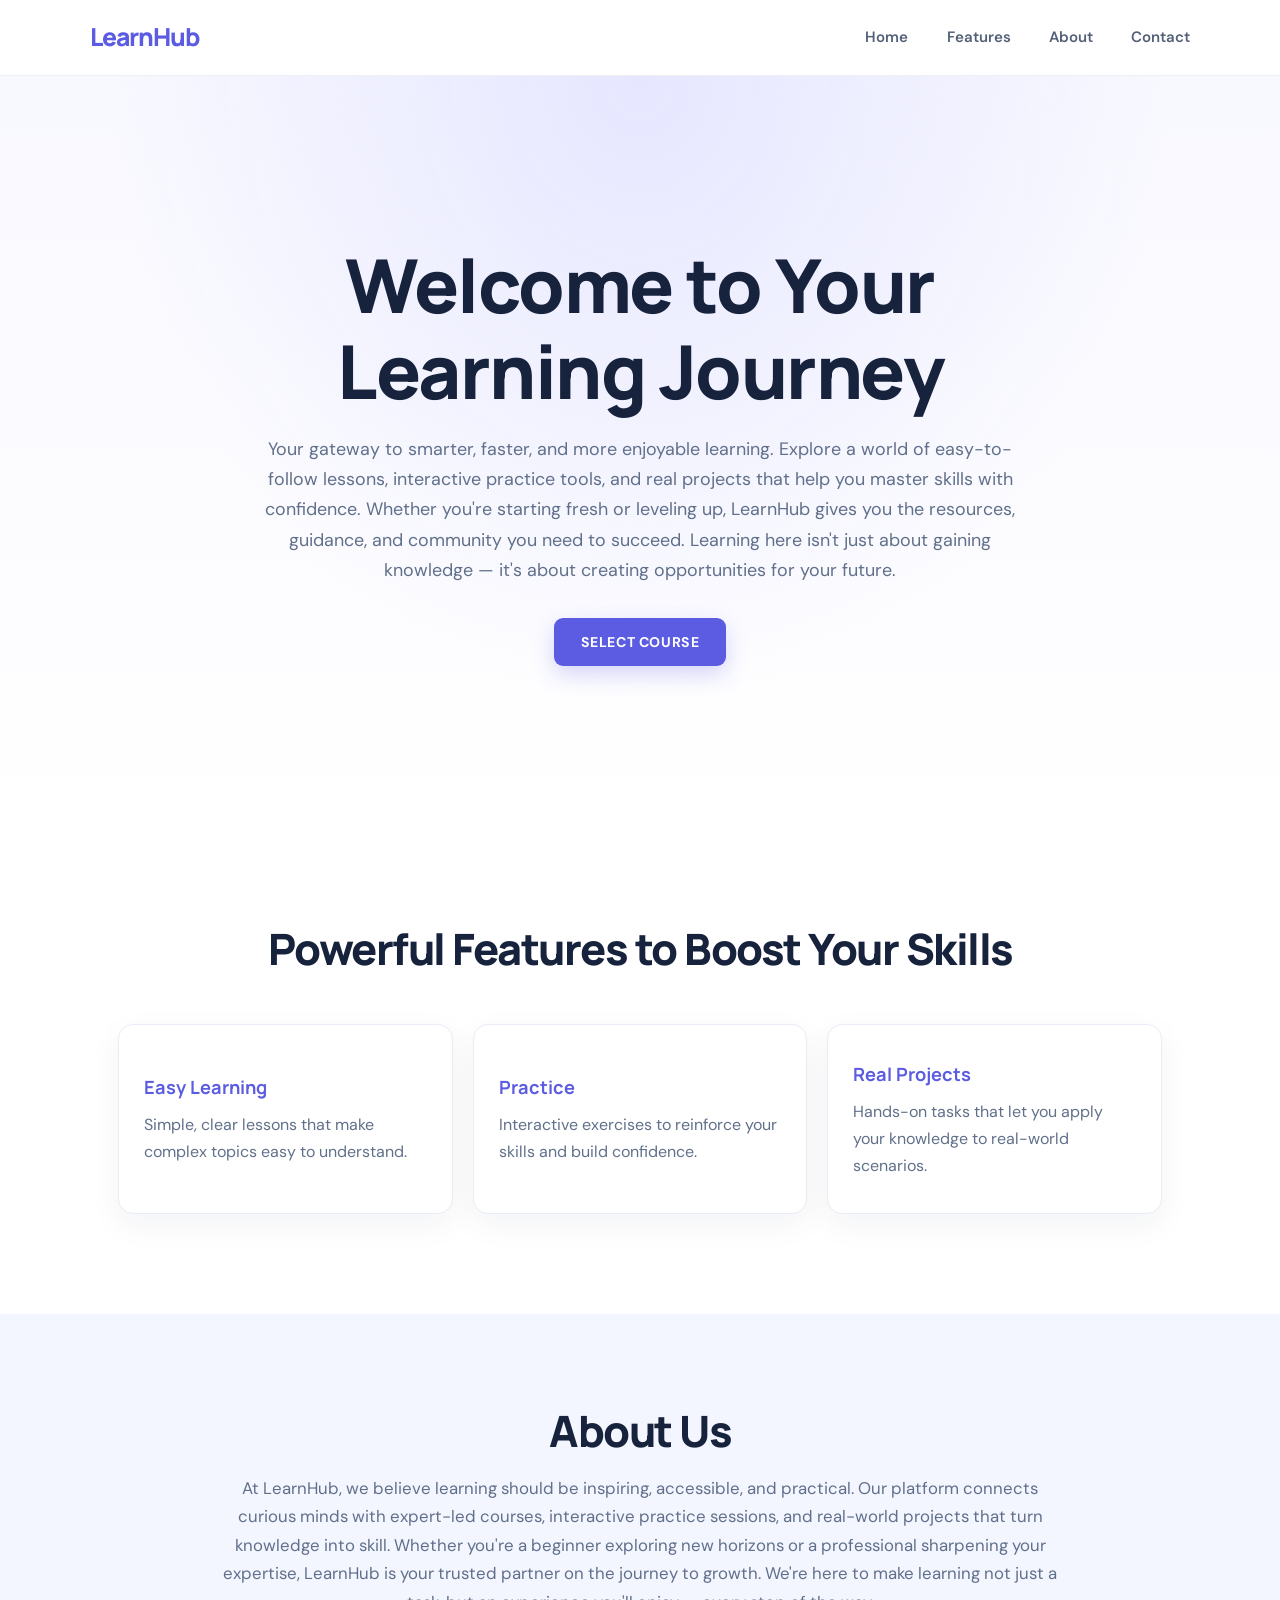
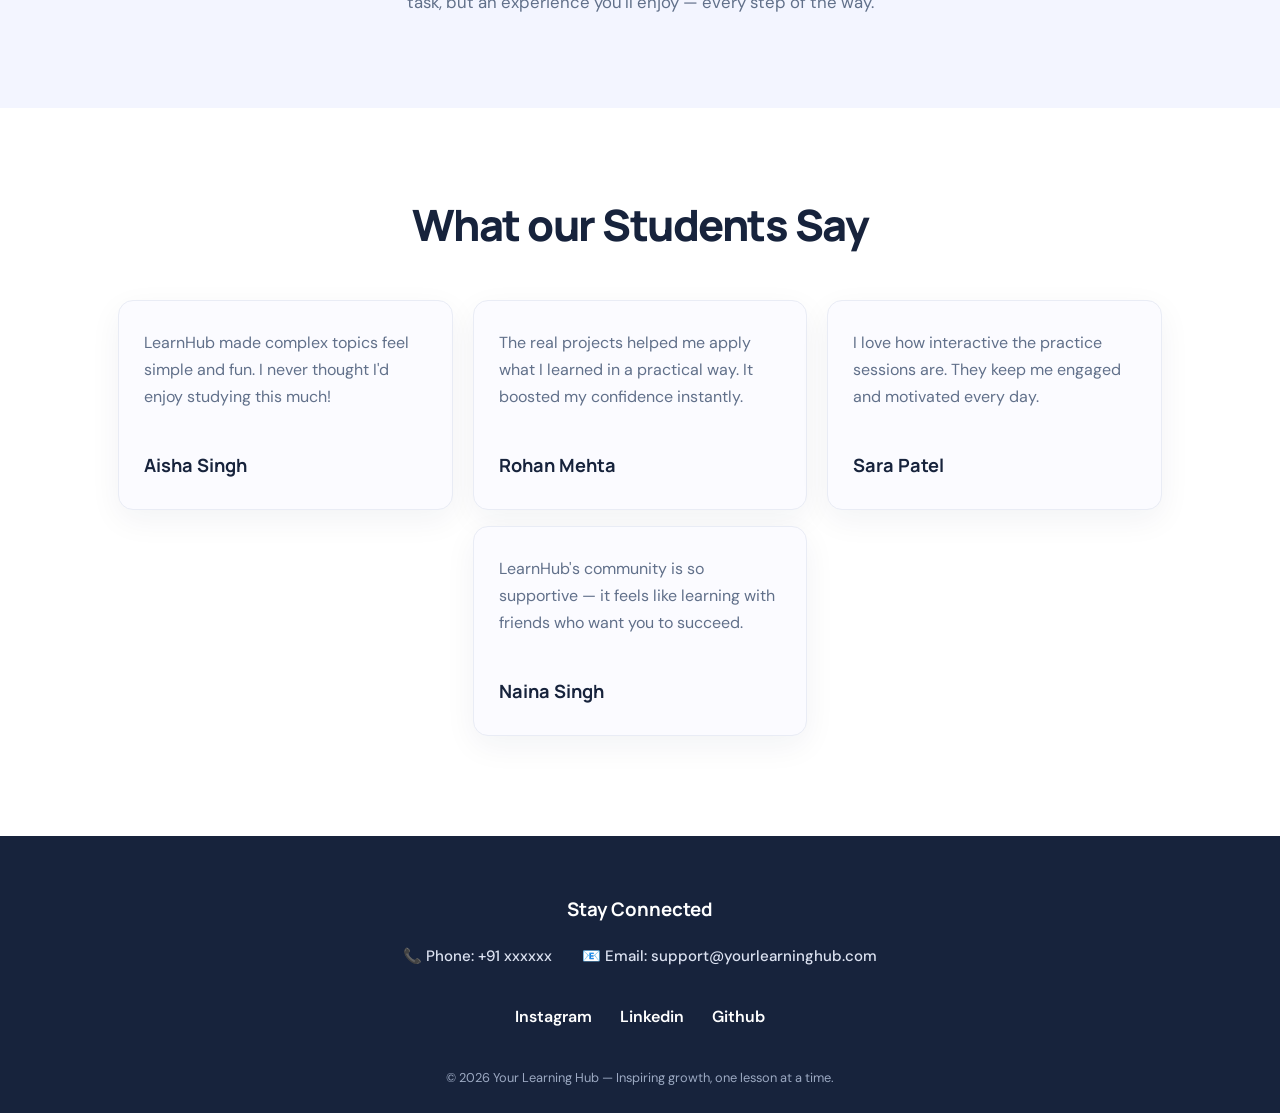
<file: Index.html>
<!DOCTYPE html>
<html lang="en">
<head>
    <meta charset="UTF-8">
    <meta name="viewport" content="width=device-width, initial-scale=1.0">
    <title>LearnHub-Learn Smarter</title>
    <link rel="stylesheet" href="Style.css">
</head>
<body>
<nav>
<div class="logo">LearnHub</div>
<div class="links">
            <a href="#">Home</a>
            <a href="#">Features</a>
            <a href="#">About</a>
            <a href="#">Contact</a>           
</div>
</nav>
<section id="Home">
    <h1>Welcome to Your Learning Journey</h1>
    <p>Your gateway to smarter, faster, and more enjoyable learning. Explore a world of easy-to-follow lessons, interactive practice tools, and real projects that help you master skills with confidence. Whether you're starting fresh or leveling up, LearnHub gives you the resources, guidance, and community you need to succeed. Learning here isn't just about gaining knowledge — it's about creating opportunities for your future.
    </p>
    <button>SELECT COURSE</button>
</section>
<section id="features">
    <h2>Powerful Features to Boost Your Skills</h2>
    <div>
        <h3>Easy Learning</h3>
        <p> Simple, clear lessons that make complex topics easy to understand.</p>
    </div>
    <div>
        <h3>Practice</h3>
        <p>Interactive exercises to reinforce your skills and build confidence.</p>
    </div>
    <div>
        <h3>Real Projects</h3>
        <p>Hands-on tasks that let you apply your knowledge to real-world scenarios.</p>
    </div>
</section>
<section id="About">
    <h2>About Us</h2>
    <p>At LearnHub, we believe learning should be inspiring, accessible, and practical. Our platform connects curious minds with expert-led courses, interactive practice sessions, and real-world projects that turn knowledge into skill. Whether you're a beginner exploring new horizons or a professional sharpening your expertise, LearnHub is your trusted partner on the journey to growth. We're here to make learning not just a task, but an experience you'll enjoy — every step of the way.</p>
</section>
<section id="Testimonials">
    <h2>What our Students Say</h2>
    <div>
        <p>LearnHub made complex topics feel simple and fun. I never thought I'd enjoy studying this much!</p>
        <h4>Aisha Singh</h4>
    </div>
    <div>
        <p>The real projects helped me apply what I learned in a practical way. It boosted my confidence instantly.</p>
        <h4>Rohan Mehta</h4>
    </div>
    <div>
        <p>I love how interactive the practice sessions are. They keep me engaged and motivated every day.</p>
        <h4>Sara Patel</h4>
    </div>
    <div>
        <p>LearnHub's community is so supportive — it feels like learning with friends who want you to succeed.</p>
        <h4>Naina Singh</h4>
    </div>
</section>
<footer id="Contact">
    <h3>Stay Connected</h3>
    <div>
        <h3>📞 Phone: +91 xxxxxx</h3>
        <h3>📧 Email: support@yourlearninghub.com</h3>
    </div>
    <a href="#">Instagram</a>
    <a href="#">Linkedin</a>
    <a href="#">Github</a>
    <h6>© 2026 Your Learning Hub — Inspiring growth, one lesson at a time.</h6>
</footer>
</body>
</html>
</file>
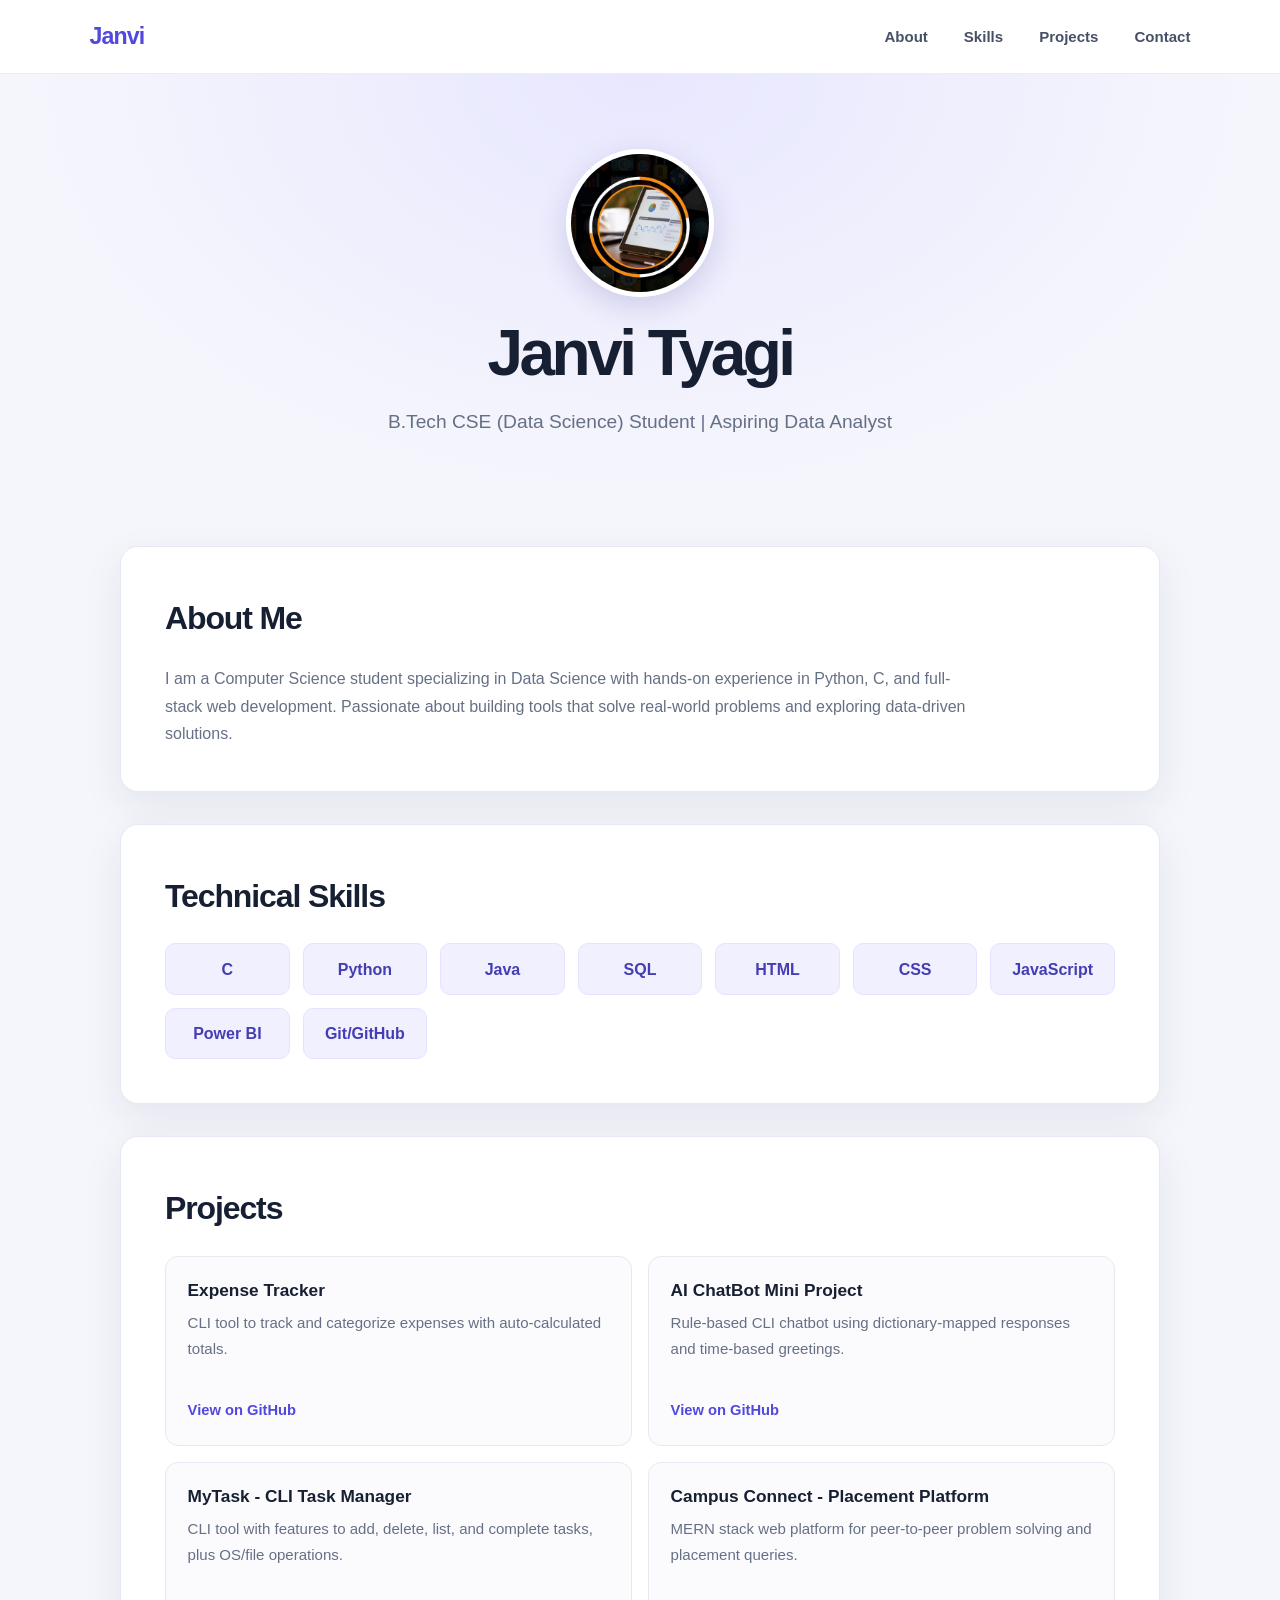
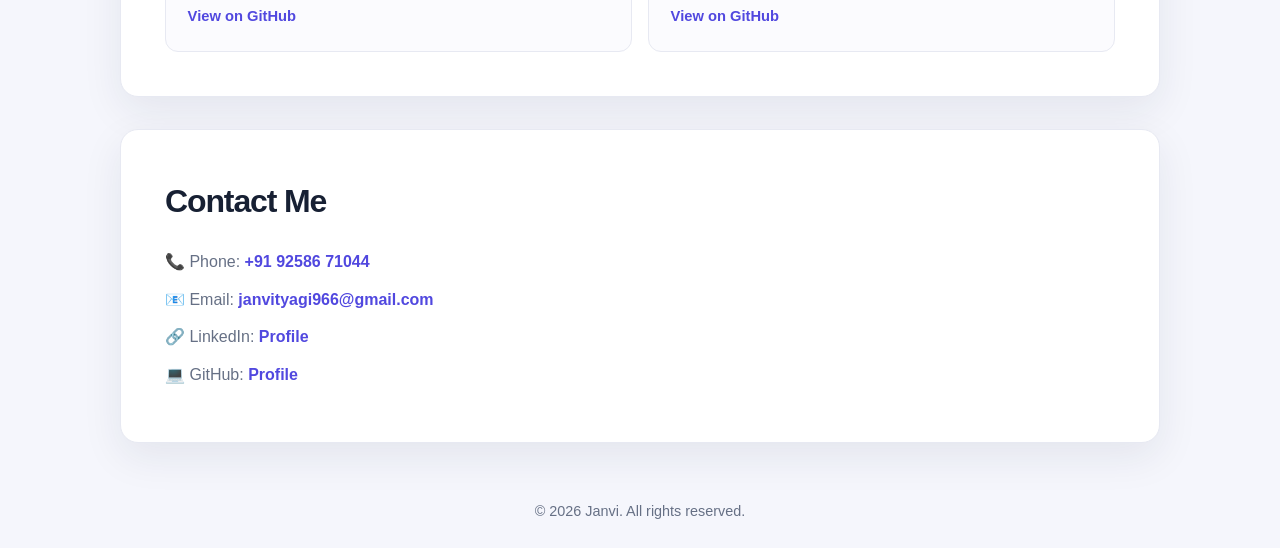
<file: Task1LandingPage/PortfolioWebsite/Index1.html>
<!DOCTYPE html>
<html lang="en">
<head>
  <meta charset="UTF-8">
  <meta name="viewport" content="width=device-width, initial-scale=1.0">
  <title>Janvi | Portfolio</title>
  <link rel="stylesheet" href="Style1.css">
</head>
<body>
  <!-- Navigation -->
  <nav>
    <h2>Janvi</h2>
    <ul>
      <li><a href="#about">About</a></li>
      <li><a href="#skills">Skills</a></li>
      <li><a href="#projects">Projects</a></li>
      <li><a href="#contact">Contact</a></li>
    </ul>
  </nav>

  <!-- Hero Section -->
  <section class="hero">
    <img src="PortfolioPic.jpg" alt="Profile Photo" class="profile-pic">
    <h1>Janvi Tyagi</h1>
    <p>B.Tech CSE (Data Science) Student | Aspiring Data Analyst</p>
  </section>

  <!-- About Section -->
  <section id="about">
    <h2>About Me</h2>
    <p>I am a Computer Science student specializing in Data Science with hands-on experience in Python, C, and full-stack web development. Passionate about building tools that solve real-world problems and exploring data-driven solutions.</p>
  </section>

  <!-- Skills Section -->
  <section id="skills">
    <h2>Technical Skills</h2>
    <div class="skills-grid">
      <span>C</span><span>Python</span><span>Java</span><span>SQL</span>
      <span>HTML</span><span>CSS</span><span>JavaScript</span>
      <span>Power BI</span><span>Git/GitHub</span>
    </div>
  </section>

  <!-- Projects Section -->
  <section id="projects">
    <h2>Projects</h2>
    <div class="project-card">
      <h3>Expense Tracker</h3>
      <p>CLI tool to track and categorize expenses with auto-calculated totals.</p>
      <a href="https://github.com/janvityagi966-dot/Expense-Tracker---python.git" target="_blank">View on GitHub</a>
    </div>
    <div class="project-card">
      <h3>AI ChatBot Mini Project</h3>
      <p>Rule-based CLI chatbot using dictionary-mapped responses and time-based greetings.</p>
      <a href="https://github.com/janvityagi966-dot/AI-Chatbot-Python-.git" target="_blank">View on GitHub</a>
    </div>
    <div class="project-card">
      <h3>MyTask - CLI Task Manager</h3>
      <p>CLI tool with features to add, delete, list, and complete tasks, plus OS/file operations.</p>
      <a href="https://github.com/janvityagi966-dot/CLI-TASK-MANAGER-C.git" target="_blank">View on GitHub</a>
    </div>
    <div class="project-card">
      <h3>Campus Connect - Placement Platform</h3>
      <p>MERN stack web platform for peer-to-peer problem solving and placement queries.</p>
      <a href="https://github.com/janvityagi966-dot/Campus-Connect-placement-platform.git" target="_blank">View on GitHub</a>
    </div>
  </section>

  <!-- Contact Section -->
  <section id="contact">
    <h2>Contact Me</h2>
    <p>📞 Phone: <a href="tel:+919258671044">+91 92586 71044</a></p>
    <p>📧 Email: <a href="mailto:janvityagi966@gmail.com">janvityagi966@gmail.com</a></p>
    <p>🔗 LinkedIn: <a href="https://linkedin.com/in/janvi-tyagi-62b9183a7" target="_blank">Profile</a></p>
    <p>💻 GitHub: <a href="https://github.com/janvityagi966-dot" target="_blank">Profile</a></p>
  </section>

  <!-- Footer -->
  <footer>
    <p>&copy; 2026 Janvi. All rights reserved.</p>
  </footer>
</body>
</html>
</file>
<file: Style.css>
@import url('https://fonts.googleapis.com/css2?family=DM+Sans:wght@400;500;600;700&family=Manrope:wght@500;600;700;800&display=swap');

:root {
	color-scheme: light;
	--ink: #17233c;
	--muted: #61708a;
	--brand: #5b5ce2;
	--brand-dark: #4143c7;
	--surface: #ffffff;
	--soft: #f3f5ff;
}

* {
	box-sizing: border-box;
}

html {
	scroll-behavior: smooth;
}

body {
	margin: 0;
	color: var(--ink);
	background: #fff;
	font-family: 'DM Sans', sans-serif;
	font-size: 16px;
	line-height: 1.7;
}

nav {
	position: sticky;
	z-index: 10;
	top: 0;
	display: flex;
	align-items: center;
	justify-content: space-between;
	min-height: 76px;
	padding: 0 max(7%, calc((100% - 1160px) / 2));
	background: rgba(255, 255, 255, 0.94);
	border-bottom: 1px solid #edf0f7;
	backdrop-filter: blur(12px);
}

.logo {
	color: var(--brand);
	font-family: 'Manrope', sans-serif;
	font-size: 1.55rem;
	font-weight: 800;
	letter-spacing: -1px;
}

.links {
	display: flex;
	align-items: center;
	gap: clamp(20px, 3vw, 42px);
}

a {
	color: inherit;
	text-decoration: none;
}

.links a,
footer a {
	transition: color 180ms ease;
}

.links a {
	color: #536078;
	font-size: 0.94rem;
	font-weight: 600;
}

.links a:hover,
footer a:hover {
	color: var(--brand);
}

section {
	padding: 92px max(7%, calc((100% - 1080px) / 2));
}

#Home {
	position: relative;
	overflow: hidden;
	padding-top: clamp(100px, 13vw, 170px);
	padding-bottom: clamp(100px, 13vw, 170px);
	text-align: center;
	background: radial-gradient(ellipse at 50% 0%, #e6e7ff 0, transparent 58%), linear-gradient(180deg, #f8f8ff 0%, #fff 100%);
}

#Home h1,
section h2 {
	margin: 0 auto 20px;
	font-family: 'Manrope', sans-serif;
	font-weight: 800;
	letter-spacing: -1.5px;
	line-height: 1.15;
}

#Home h1 {
	max-width: 800px;
	font-size: clamp(2.5rem, 6vw, 4.65rem);
}

#Home p {
	max-width: 760px;
	margin: 0 auto 32px;
	color: var(--muted);
	font-size: clamp(1rem, 1.5vw, 1.12rem);
}

button {
	padding: 15px 27px;
	color: #fff;
	background: var(--brand);
	border: 0;
	border-radius: 9px;
	box-shadow: 0 9px 22px rgba(91, 92, 226, 0.24);
	cursor: pointer;
	font: 700 0.88rem 'DM Sans', sans-serif;
	letter-spacing: 0.6px;
	transition: transform 180ms ease, background 180ms ease, box-shadow 180ms ease;
}

button:hover {
	transform: translateY(-2px);
	background: var(--brand-dark);
	box-shadow: 0 12px 26px rgba(91, 92, 226, 0.3);
}

#features,
#Testimonials {
	text-align: center;
}

section h2 {
	margin-bottom: 42px;
	font-size: clamp(1.9rem, 4vw, 2.7rem);
}

#features > div,
#Testimonials > div {
	display: inline-flex;
	width: min(31%, 340px);
	min-height: 190px;
	margin: 8px;
	padding: 28px 25px;
	flex-direction: column;
	justify-content: center;
	vertical-align: top;
	text-align: left;
	background: var(--surface);
	border: 1px solid #e9ecf5;
	border-radius: 15px;
	box-shadow: 0 10px 32px rgba(26, 38, 72, 0.055);
	transition: transform 180ms ease, box-shadow 180ms ease;
}

#features > div:hover,
#Testimonials > div:hover {
	transform: translateY(-5px);
	box-shadow: 0 16px 36px rgba(26, 38, 72, 0.1);
}

#features h3,
#Testimonials h4 {
	margin: 0 0 8px;
	color: var(--brand);
	font-family: 'Manrope', sans-serif;
	font-size: 1.14rem;
}

#features p,
#Testimonials p {
	margin: 0;
	color: var(--muted);
}

#About {
	text-align: center;
	background: var(--soft);
}

#About h2 {
	margin-bottom: 18px;
}

#About p {
	max-width: 850px;
	margin: 0 auto;
	color: var(--muted);
	font-size: 1.05rem;
}

#Testimonials > div {
	min-height: 210px;
	background: #fbfbff;
}

#Testimonials p {
	margin-bottom: 20px;
}

#Testimonials h4 {
	margin-top: auto;
	margin-bottom: 0;
	color: var(--ink);
}

footer {
	padding: 58px 7% 25px;
	color: #dce2f1;
	text-align: center;
	background: #17233c;
}

footer h3 {
	margin: 0 0 10px;
	color: #fff;
	font-family: 'Manrope', sans-serif;
}

footer > div {
	display: flex;
	justify-content: center;
	gap: 30px;
	margin: 18px 0 24px;
}

footer > div h3 {
	color: #dce2f1;
	font-family: 'DM Sans', sans-serif;
	font-size: 0.94rem;
	font-weight: 500;
}

footer > a {
	display: inline-block;
	margin: 0 12px;
	color: #fff;
	font-weight: 600;
}

footer h6 {
	margin: 36px 0 0;
	color: #9ca9c2;
	font-size: 0.8rem;
	font-weight: 400;
}

@media (max-width: 760px) {
	nav {
		min-height: 68px;
		padding: 0 6%;
	}

	.links {
		gap: 16px;
	}

	.links a {
		font-size: 0.85rem;
	}

	section {
		padding: 70px 6%;
	}

	#features > div,
	#Testimonials > div {
		width: min(100%, 430px);
		min-height: unset;
		margin: 8px auto;
		display: flex;
	}

	footer > div {
		align-items: center;
		flex-direction: column;
		gap: 4px;
	}
}

@media (max-width: 460px) {
	nav {
		align-items: flex-start;
		flex-direction: column;
		justify-content: center;
		gap: 2px;
		padding-top: 9px;
		padding-bottom: 9px;
	}

	.links {
		width: 100%;
		justify-content: space-between;
		gap: 8px;
	}

	.links a {
		font-size: 0.8rem;
	}

	#Home h1 {
		letter-spacing: -1px;
	}
}
</file>
<file: Task1LandingPage/PortfolioWebsite/Style1.css>
:root {
	color-scheme: light;
	--ink: #172033;
	--muted: #667085;
	--accent: #6c63ff;
	--accent-dark: #5148df;
	--surface: #ffffff;
	--page: #f5f6fc;
	--line: #e7e9f2;
	--shadow: 0 14px 40px rgb(29 35 69 / 8%);
}

*,
*::before,
*::after {
	box-sizing: border-box;
}

html {
	scroll-behavior: smooth;
	scroll-padding-top: 88px;
}

body {
	margin: 0;
	background: var(--page);
	color: var(--ink);
	font-family: Inter, "Segoe UI", Roboto, Arial, sans-serif;
	font-size: 1rem;
	line-height: 1.7;
	-webkit-font-smoothing: antialiased;
}

a {
	color: var(--accent-dark);
	text-decoration: none;
	transition: color 180ms ease, background-color 180ms ease, transform 180ms ease;
}

a:hover {
	color: var(--accent);
}

a:focus-visible {
	outline: 3px solid rgb(108 99 255 / 45%);
	outline-offset: 4px;
	border-radius: 4px;
}

nav {
	position: sticky;
	z-index: 10;
	top: 0;
	display: flex;
	align-items: center;
	justify-content: space-between;
	gap: 1.5rem;
	min-height: 74px;
	padding: 0 clamp(1.25rem, 7vw, 6rem);
	background: rgb(255 255 255 / 92%);
	border-bottom: 1px solid rgb(231 233 242 / 80%);
	backdrop-filter: blur(14px);
}

nav h2 {
	margin: 0;
	color: var(--accent-dark);
	font-size: 1.45rem;
	font-weight: 800;
	letter-spacing: -0.04em;
}

nav ul {
	display: flex;
	align-items: center;
	gap: clamp(1rem, 3vw, 2.25rem);
	margin: 0;
	padding: 0;
	list-style: none;
}

nav a {
	color: #475067;
	font-size: 0.94rem;
	font-weight: 600;
}

nav a:hover {
	color: var(--accent-dark);
}

.hero {
	display: flex;
	min-height: 440px;
	flex-direction: column;
	align-items: center;
	justify-content: center;
	padding: 4.5rem 1.5rem;
	text-align: center;
	background: radial-gradient(ellipse at top, #e8e7ff 0, #f5f6fc 68%);
}

.profile-pic {
	width: 148px;
	height: 148px;
	margin-bottom: 1.25rem;
	border: 5px solid var(--surface);
	border-radius: 50%;
	object-fit: cover;
	box-shadow: 0 10px 30px rgb(54 48 136 / 18%);
}

.hero h1 {
	margin: 0;
	font-size: clamp(2.35rem, 6vw, 4rem);
	font-weight: 800;
	letter-spacing: -0.055em;
	line-height: 1.15;
}

.hero p {
	max-width: 650px;
	margin: 1rem 0 0;
	color: var(--muted);
	font-size: clamp(1rem, 2vw, 1.2rem);
}

body > section:not(.hero) {
	width: min(100% - 2.5rem, 1040px);
	margin: 2rem auto;
	padding: clamp(1.5rem, 4vw, 2.75rem);
	background: var(--surface);
	border: 1px solid var(--line);
	border-radius: 18px;
	box-shadow: var(--shadow);
}

body > section:not(.hero) h2 {
	margin: 0 0 1.25rem;
	font-size: clamp(1.55rem, 3vw, 2rem);
	font-weight: 750;
	letter-spacing: -0.035em;
}

#about p {
	max-width: 820px;
	margin: 0;
	color: var(--muted);
}

.skills-grid {
	display: grid;
	grid-template-columns: repeat(auto-fit, minmax(120px, 1fr));
	gap: 0.8rem;
}

.skills-grid span {
	padding: 0.7rem 1rem;
	color: #443db3;
	background: #f1f0ff;
	border: 1px solid #e5e3ff;
	border-radius: 10px;
	font-weight: 650;
	text-align: center;
	transition: transform 180ms ease, background-color 180ms ease;
}

.skills-grid span:hover {
	transform: translateY(-2px);
	background: #e9e7ff;
}

#projects {
	display: grid;
	grid-template-columns: repeat(2, minmax(0, 1fr));
	gap: 1rem;
}

#projects > h2 {
	grid-column: 1 / -1;
	margin-bottom: 0.25rem !important;
}

.project-card {
	display: flex;
	min-height: 190px;
	flex-direction: column;
	align-items: flex-start;
	padding: 1.35rem;
	background: #fbfbfe;
	border: 1px solid var(--line);
	border-radius: 13px;
	transition: transform 180ms ease, box-shadow 180ms ease, border-color 180ms ease;
}

.project-card:hover {
	transform: translateY(-4px);
	border-color: #d6d2ff;
	box-shadow: 0 12px 28px rgb(29 35 69 / 9%);
}

.project-card h3 {
	margin: 0 0 0.5rem;
	font-size: 1.08rem;
	line-height: 1.4;
}

.project-card p {
	margin: 0 0 1rem;
	color: var(--muted);
	font-size: 0.94rem;
}

.project-card a {
	margin-top: auto;
	font-size: 0.92rem;
	font-weight: 700;
}

#contact p {
	margin: 0.65rem 0;
	color: var(--muted);
}

#contact a {
	overflow-wrap: anywhere;
	font-weight: 600;
}

footer {
	padding: 1.5rem 1rem;
	color: var(--muted);
	font-size: 0.9rem;
	text-align: center;
}

footer p {
	margin: 0;
}

@media (max-width: 640px) {
	html {
		scroll-padding-top: 110px;
	}

	nav {
		min-height: 64px;
		flex-wrap: wrap;
		justify-content: center;
		gap: 0.2rem 1.25rem;
		padding: 0.65rem 1rem;
	}

	nav ul {
		justify-content: center;
		flex-wrap: wrap;
		gap: 0.35rem 1.1rem;
	}

	nav a {
		font-size: 0.88rem;
	}

	.hero {
		min-height: 390px;
		padding: 3.5rem 1.25rem;
	}

	.profile-pic {
		width: 126px;
		height: 126px;
	}

	body > section:not(.hero) {
		width: calc(100% - 1.5rem);
		margin: 1.25rem auto;
		border-radius: 14px;
	}

	#projects {
		grid-template-columns: 1fr;
	}
}

@media (prefers-reduced-motion: reduce) {
	*,
	*::before,
	*::after {
		scroll-behavior: auto !important;
		transition-duration: 0.01ms !important;
	}
}
</file>
